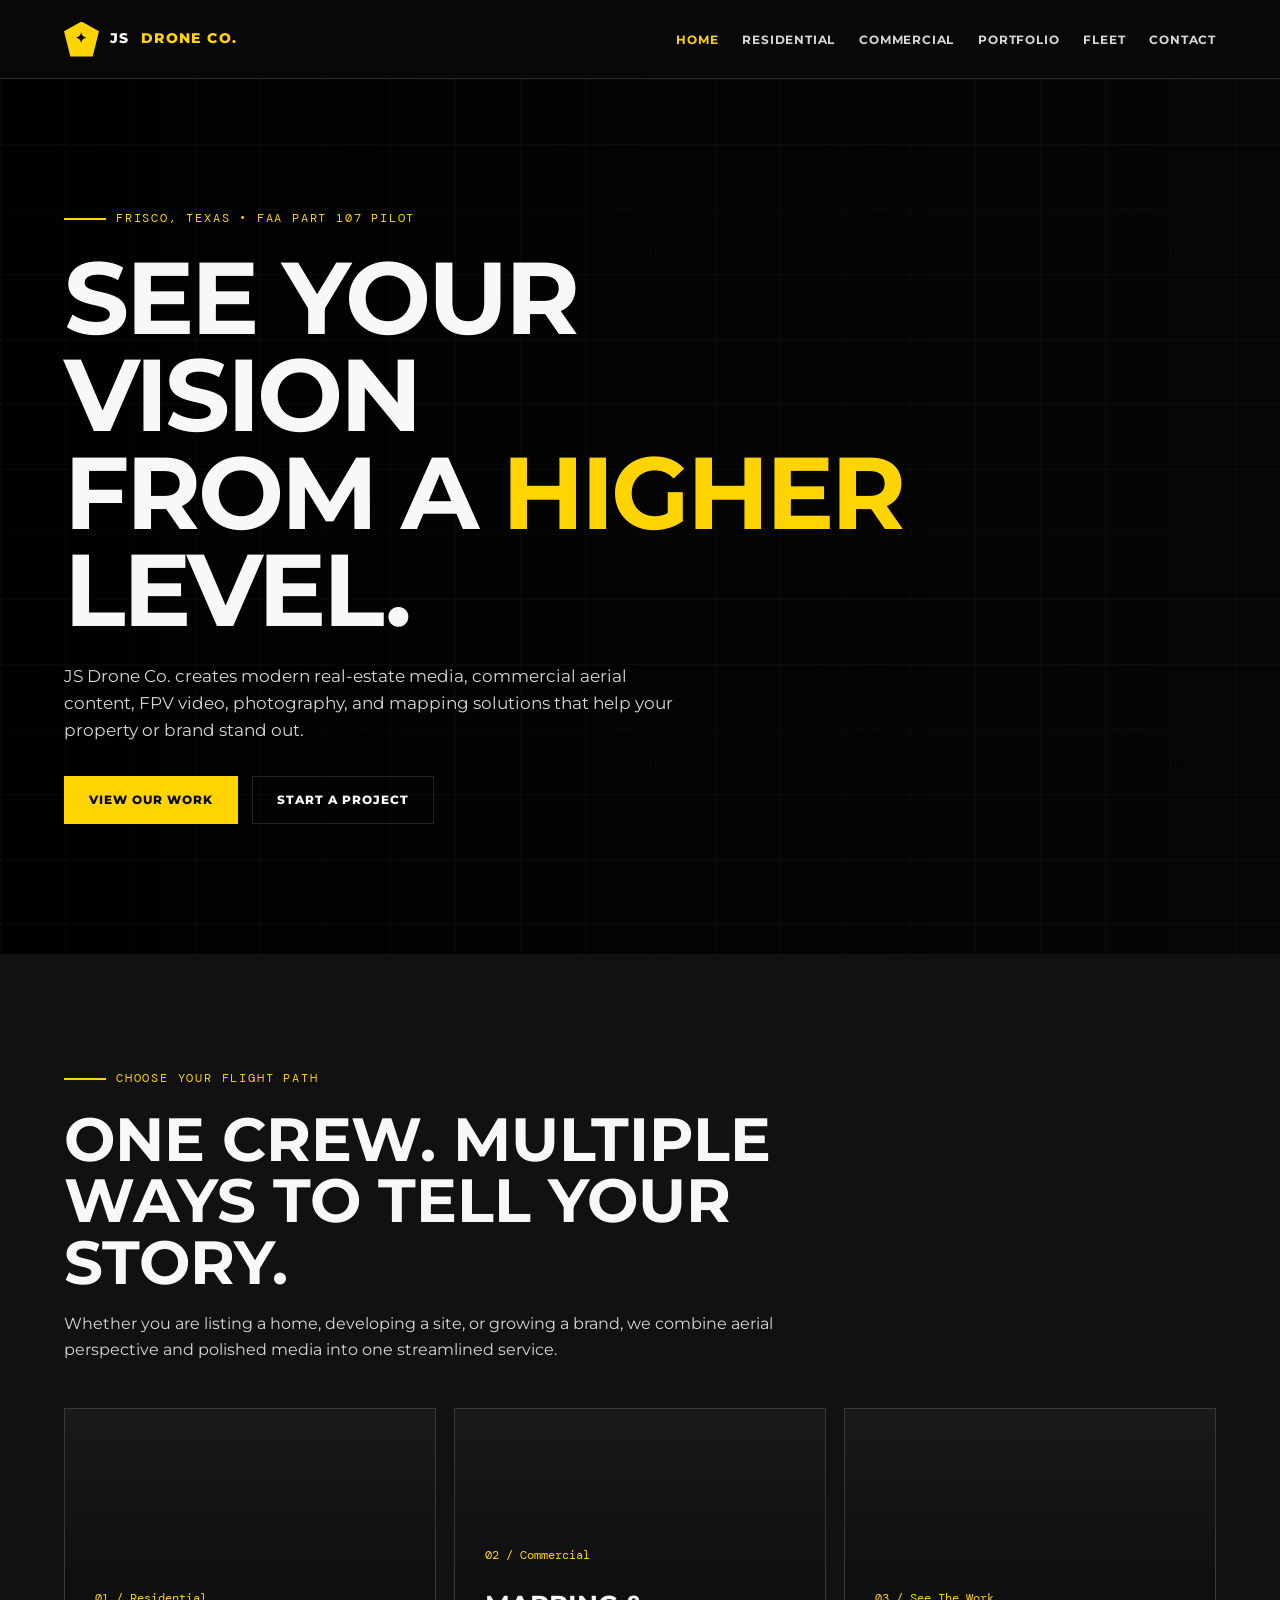
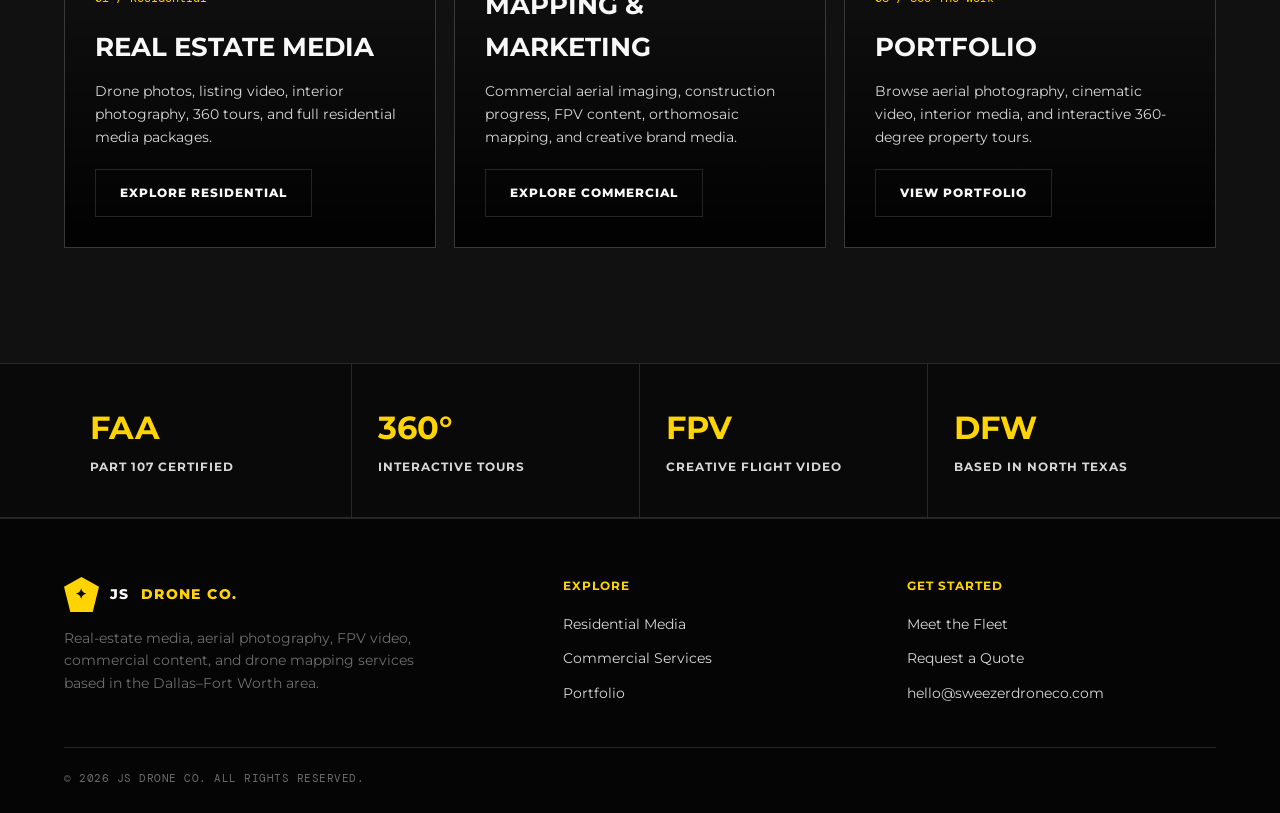
<file: index.html>
<!DOCTYPE html>
<html lang="en">
<head>
  <meta charset="UTF-8">
  <meta name="viewport" content="width=device-width, initial-scale=1.0">
  <title>JS Drone Co. | Aerial Media & Mapping</title>
  <link rel="stylesheet" href="style.css">
</head>

<body>
  <nav class="navbar">
    <div class="container nav-inner">
      <a href="index.html" class="logo">
        <div class="logo-icon">✦</div>
        JS <span>Drone Co.</span>
      </a>

      <button class="menu-toggle" onclick="toggleMenu()">☰</button>

      <ul class="nav-links" id="navLinks">
        <li><a class="active" href="index.html">Home</a></li>
        <li><a href="residential.html">Residential</a></li>
        <li><a href="commercial.html">Commercial</a></li>
        <li><a href="portfolio.html">Portfolio</a></li>
        <li><a href="fleet.html">Fleet</a></li>
        <li><a href="contact.html">Contact</a></li>
      </ul>
    </div>
  </nav>

  <header class="hero">
    <div class="hero-content">
      <div class="eyebrow">Frisco, Texas • FAA Part 107 Pilot</div>

      <h1>See Your Vision<br>From a <span>Higher</span> Level.</h1>

      <p>
        JS Drone Co. creates modern real-estate media, commercial aerial
        content, FPV video, photography, and mapping solutions that help your
        property or brand stand out.
      </p>

      <div class="hero-actions">
        <a href="portfolio.html" class="btn">View Our Work</a>
        <a href="contact.html" class="btn btn-outline">Start a Project</a>
      </div>
    </div>
  </header>

  <section class="welcome-section">
    <div class="container">
      <div class="section-heading">
        <div class="eyebrow">Choose Your Flight Path</div>
        <h2>One crew. Multiple ways to tell your story.</h2>
        <p>
          Whether you are listing a home, developing a site, or growing a brand,
          we combine aerial perspective and polished media into one streamlined service.
        </p>
      </div>

      <div class="choice-grid">
        <a href="residential.html" class="choice-card">
          <div class="choice-content">
            <span class="choice-number">01 / Residential</span>
            <h3>Real Estate Media</h3>
            <p>
              Drone photos, listing video, interior photography, 360 tours,
              and full residential media packages.
            </p>
            <span class="btn btn-outline">Explore Residential</span>
          </div>
        </a>

        <a href="commercial.html" class="choice-card">
          <div class="choice-content">
            <span class="choice-number">02 / Commercial</span>
            <h3>Mapping & Marketing</h3>
            <p>
              Commercial aerial imaging, construction progress, FPV content,
              orthomosaic mapping, and creative brand media.
            </p>
            <span class="btn btn-outline">Explore Commercial</span>
          </div>
        </a>

        <a href="portfolio.html" class="choice-card">
          <div class="choice-content">
            <span class="choice-number">03 / See The Work</span>
            <h3>Portfolio</h3>
            <p>
              Browse aerial photography, cinematic video, interior media,
              and interactive 360-degree property tours.
            </p>
            <span class="btn btn-outline">View Portfolio</span>
          </div>
        </a>
      </div>
    </div>
  </section>

  <section class="stats">
    <div class="container stats-grid">
      <div class="stat">
        <strong>FAA</strong>
        <span>Part 107 Certified</span>
      </div>

      <div class="stat">
        <strong>360°</strong>
        <span>Interactive Tours</span>
      </div>

      <div class="stat">
        <strong>FPV</strong>
        <span>Creative Flight Video</span>
      </div>

      <div class="stat">
        <strong>DFW</strong>
        <span>Based in North Texas</span>
      </div>
    </div>
  </section>

  <footer class="footer">
    <div class="container footer-grid">
      <div>
        <a href="index.html" class="logo">
          <div class="logo-icon">✦</div>
          JS <span>Drone Co.</span>
        </a>
        <p>
          Real-estate media, aerial photography, FPV video, commercial content,
          and drone mapping services based in the Dallas–Fort Worth area.
        </p>
      </div>

      <div>
        <h4>Explore</h4>
        <ul class="footer-links">
          <li><a href="residential.html">Residential Media</a></li>
          <li><a href="commercial.html">Commercial Services</a></li>
          <li><a href="portfolio.html">Portfolio</a></li>
        </ul>
      </div>

      <div>
        <h4>Get Started</h4>
        <ul class="footer-links">
          <li><a href="fleet.html">Meet the Fleet</a></li>
          <li><a href="contact.html">Request a Quote</a></li>
          <li><a href="mailto:hello@sweezerdroneco.com">hello@sweezerdroneco.com</a></li>
        </ul>
      </div>
    </div>

    <div class="container copyright">
      © 2026 JS Drone Co. All Rights Reserved.
    </div>
  </footer>

  <script>
    function toggleMenu() {
      document.getElementById("navLinks").classList.toggle("open");
    }
  </script>
</body>
</html>
</file>
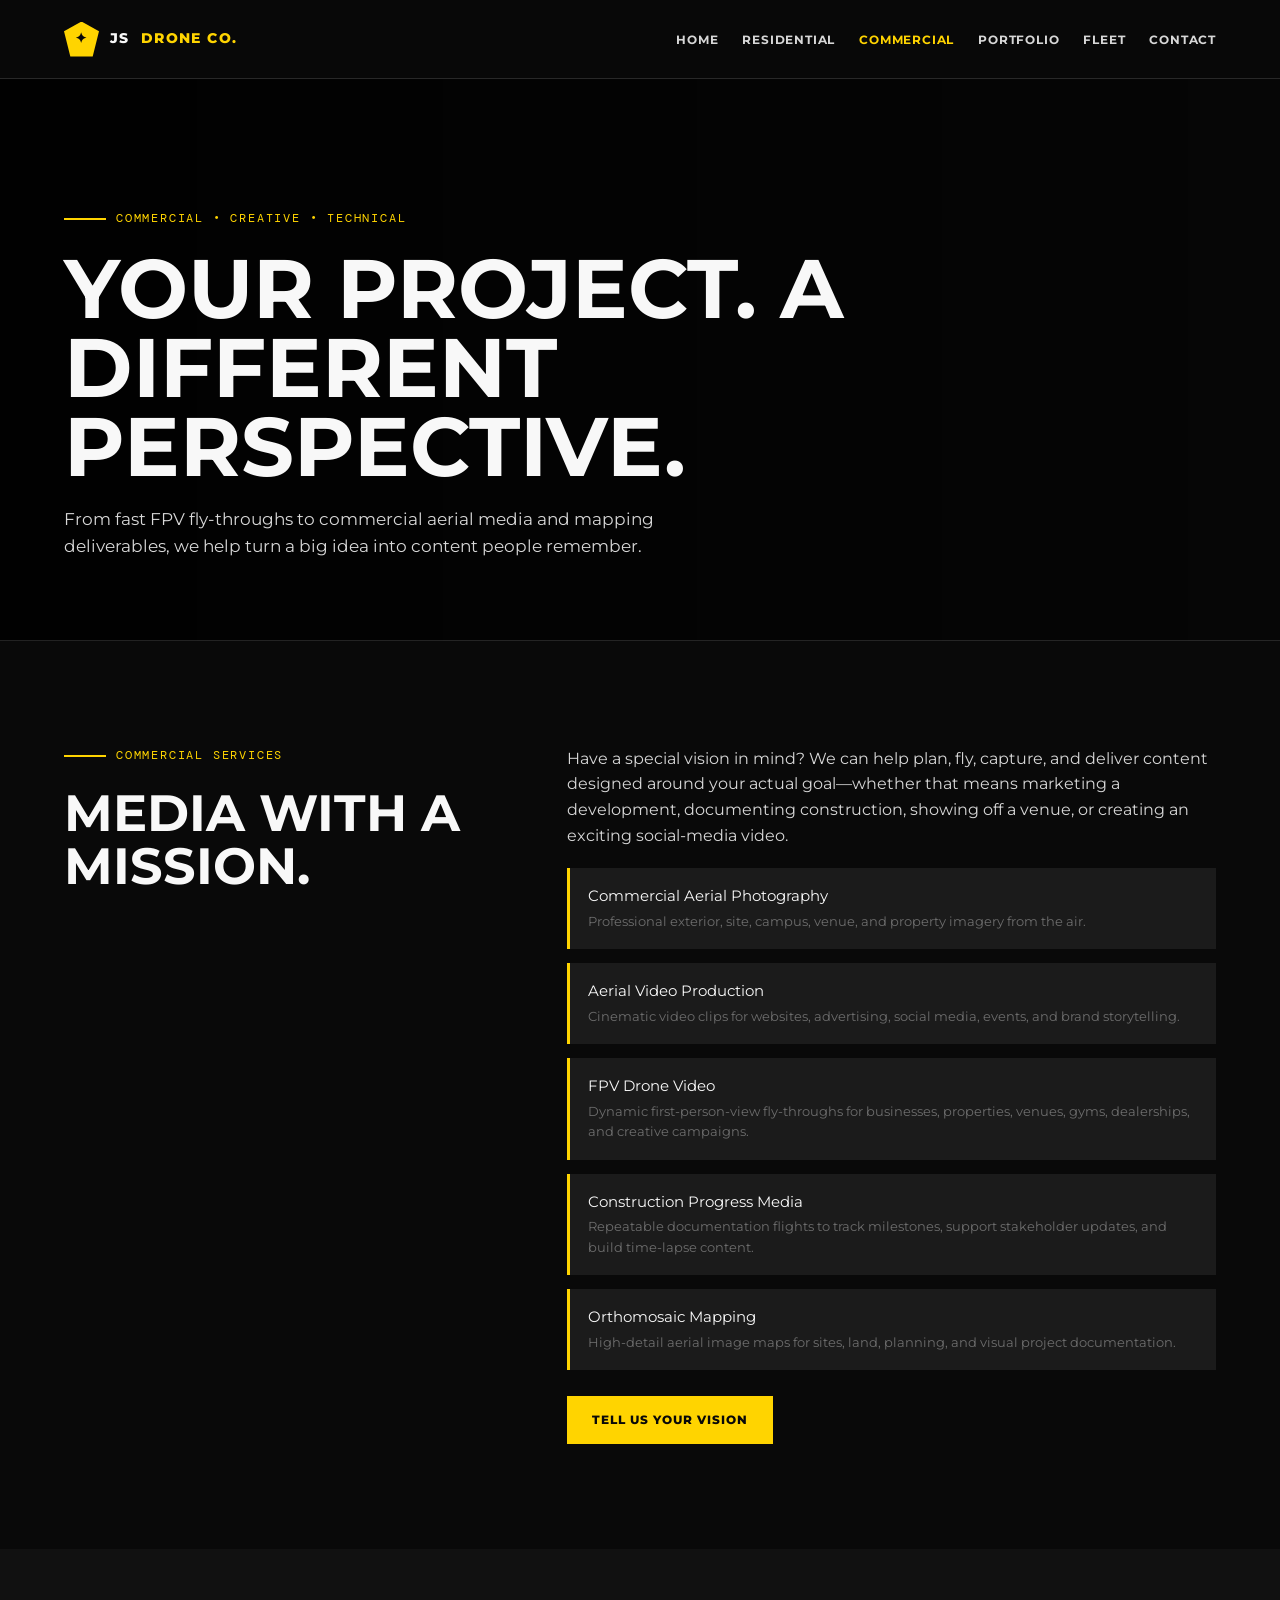
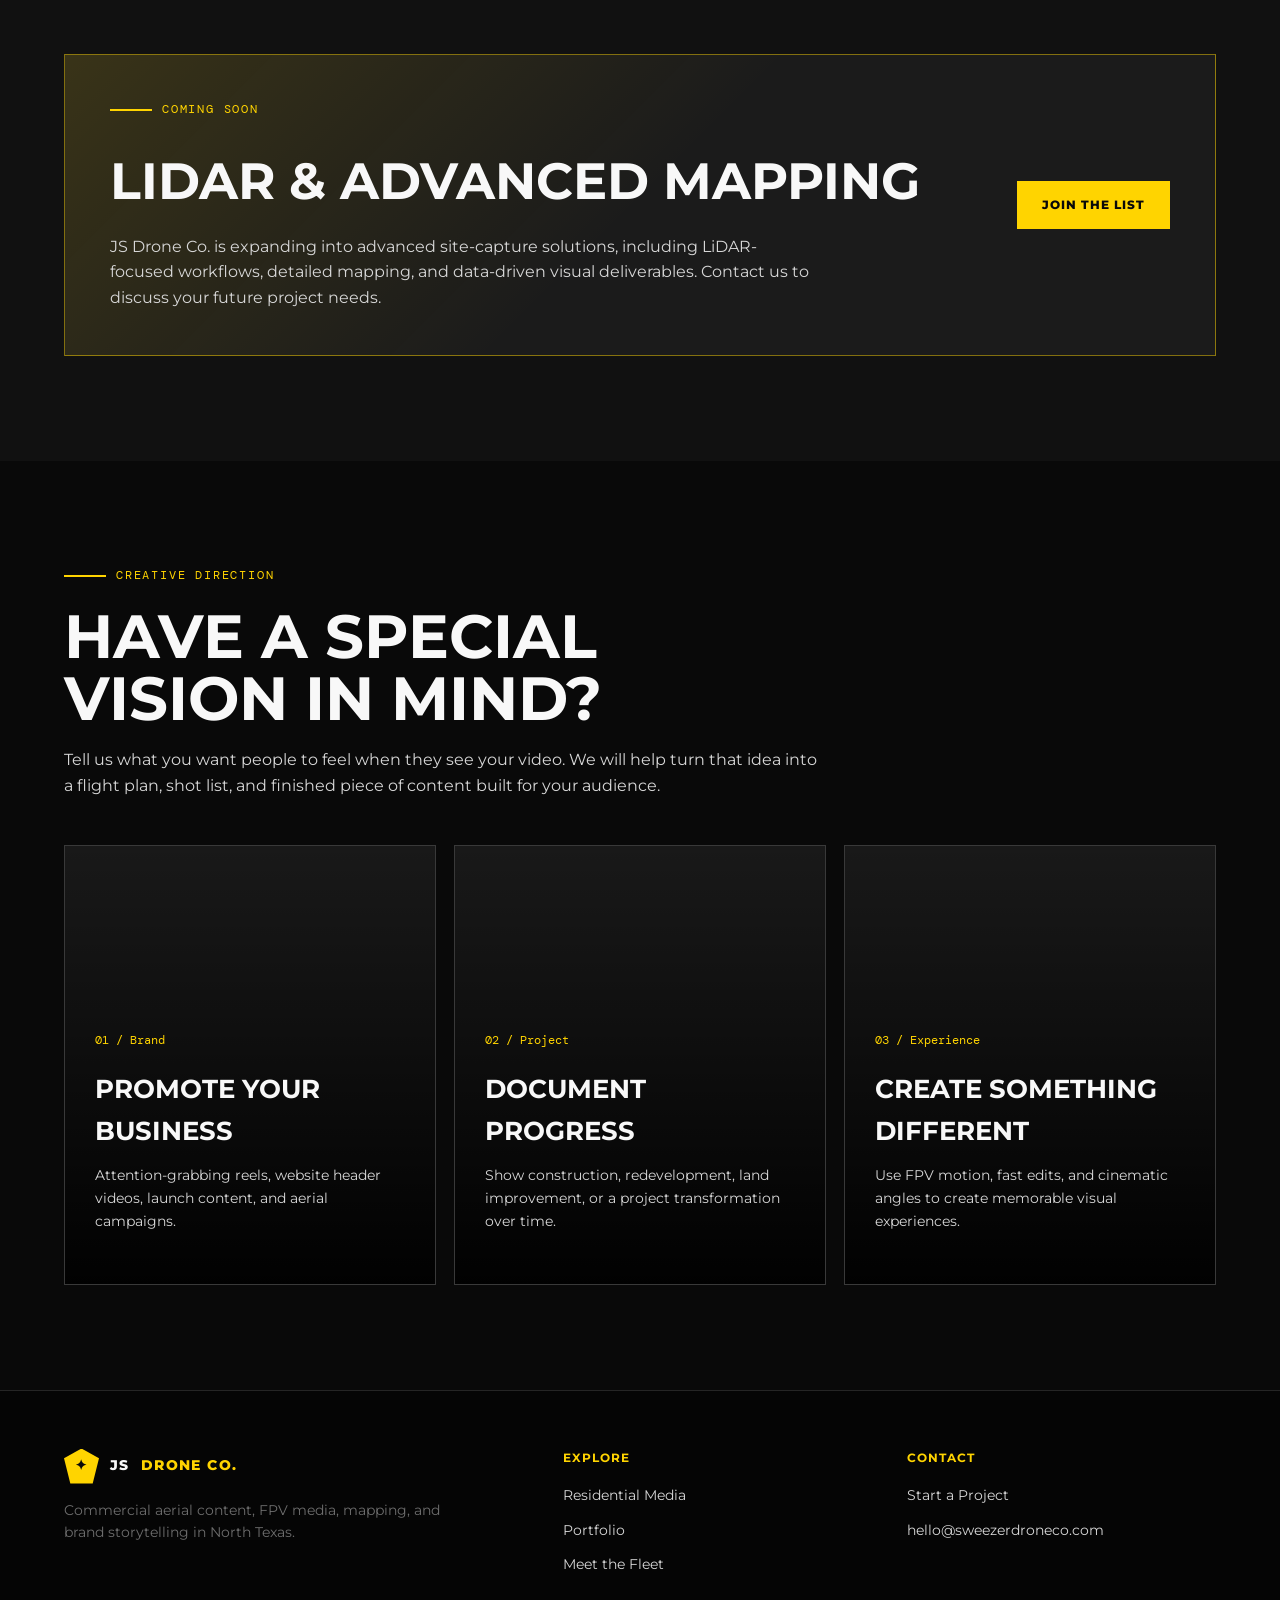
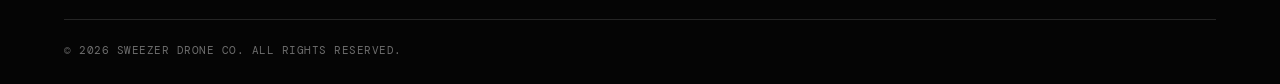
<file: commercial.html>
<!DOCTYPE html>
<html lang="en">
<head>
  <meta charset="UTF-8">
  <meta name="viewport" content="width=device-width, initial-scale=1.0">
  <title>Commercial Services | JS Drone Co.</title>
  <link rel="stylesheet" href="style.css">
</head>

<body>
  <nav class="navbar">
    <div class="container nav-inner">
      <a href="index.html" class="logo">
        <div class="logo-icon">✦</div>
        JS <span>Drone Co.</span>
      </a>

      <button class="menu-toggle" onclick="toggleMenu()">☰</button>

      <ul class="nav-links" id="navLinks">
        <li><a href="index.html">Home</a></li>
        <li><a href="residential.html">Residential</a></li>
        <li><a class="active" href="commercial.html">Commercial</a></li>
        <li><a href="portfolio.html">Portfolio</a></li>
        <li><a href="fleet.html">Fleet</a></li>
        <li><a href="contact.html">Contact</a></li>
      </ul>
    </div>
  </nav>

  <header class="page-hero commercial-hero">
    <div class="container">
      <div class="eyebrow">Commercial • Creative • Technical</div>
      <h1>Your project. A different perspective.</h1>
      <p>
        From fast FPV fly-throughs to commercial aerial media and mapping
        deliverables, we help turn a big idea into content people remember.
      </p>
    </div>
  </header>

  <section class="content-section">
    <div class="container service-grid">
      <div>
        <div class="eyebrow">Commercial Services</div>
        <h2>Media with a mission.</h2>
      </div>

      <div>
        <p>
          Have a special vision in mind? We can help plan, fly, capture, and
          deliver content designed around your actual goal—whether that means
          marketing a development, documenting construction, showing off a venue,
          or creating an exciting social-media video.
        </p>

        <ul class="service-list">
          <li>
            Commercial Aerial Photography
            <span>Professional exterior, site, campus, venue, and property imagery from the air.</span>
          </li>

          <li>
            Aerial Video Production
            <span>Cinematic video clips for websites, advertising, social media, events, and brand storytelling.</span>
          </li>

          <li>
            FPV Drone Video
            <span>Dynamic first-person-view fly-throughs for businesses, properties, venues, gyms, dealerships, and creative campaigns.</span>
          </li>

          <li>
            Construction Progress Media
            <span>Repeatable documentation flights to track milestones, support stakeholder updates, and build time-lapse content.</span>
          </li>

          <li>
            Orthomosaic Mapping
            <span>High-detail aerial image maps for sites, land, planning, and visual project documentation.</span>
          </li>
        </ul>

        <br>
        <a href="contact.html" class="btn">Tell Us Your Vision</a>
      </div>
    </div>
  </section>

  <section class="content-section dark-section">
    <div class="container">
      <div class="coming-soon">
        <div>
          <div class="eyebrow">Coming Soon</div>
          <h2>LiDAR & Advanced Mapping</h2>
          <p>
            JS Drone Co. is expanding into advanced site-capture solutions,
            including LiDAR-focused workflows, detailed mapping, and data-driven
            visual deliverables. Contact us to discuss your future project needs.
          </p>
        </div>

        <a href="contact.html" class="btn">Join the List</a>
      </div>
    </div>
  </section>

  <section class="content-section">
    <div class="container">
      <div class="section-heading">
        <div class="eyebrow">Creative Direction</div>
        <h2>Have a special vision in mind?</h2>
        <p>
          Tell us what you want people to feel when they see your video. We will
          help turn that idea into a flight plan, shot list, and finished piece of
          content built for your audience.
        </p>
      </div>

      <div class="choice-grid">
        <div class="choice-card">
          <div class="choice-content">
            <span class="choice-number">01 / Brand</span>
            <h3>Promote Your Business</h3>
            <p>Attention-grabbing reels, website header videos, launch content, and aerial campaigns.</p>
          </div>
        </div>

        <div class="choice-card">
          <div class="choice-content">
            <span class="choice-number">02 / Project</span>
            <h3>Document Progress</h3>
            <p>Show construction, redevelopment, land improvement, or a project transformation over time.</p>
          </div>
        </div>

        <div class="choice-card">
          <div class="choice-content">
            <span class="choice-number">03 / Experience</span>
            <h3>Create Something Different</h3>
            <p>Use FPV motion, fast edits, and cinematic angles to create memorable visual experiences.</p>
          </div>
        </div>
      </div>
    </div>
  </section>

  <footer class="footer">
    <div class="container footer-grid">
      <div>
        <a href="index.html" class="logo">
          <div class="logo-icon">✦</div>
          JS <span>Drone Co.</span>
        </a>
        <p>Commercial aerial content, FPV media, mapping, and brand storytelling in North Texas.</p>
      </div>

      <div>
        <h4>Explore</h4>
        <ul class="footer-links">
          <li><a href="residential.html">Residential Media</a></li>
          <li><a href="portfolio.html">Portfolio</a></li>
          <li><a href="fleet.html">Meet the Fleet</a></li>
        </ul>
      </div>

      <div>
        <h4>Contact</h4>
        <ul class="footer-links">
          <li><a href="contact.html">Start a Project</a></li>
          <li><a href="mailto:hello@sweezerdroneco.com">hello@sweezerdroneco.com</a></li>
        </ul>
      </div>
    </div>

    <div class="container copyright">© 2026 Sweezer Drone Co. All Rights Reserved.</div>
  </footer>

  <script>
    function toggleMenu() {
      document.getElementById("navLinks").classList.toggle("open");
    }
  </script>
</body>
</html>
</file>
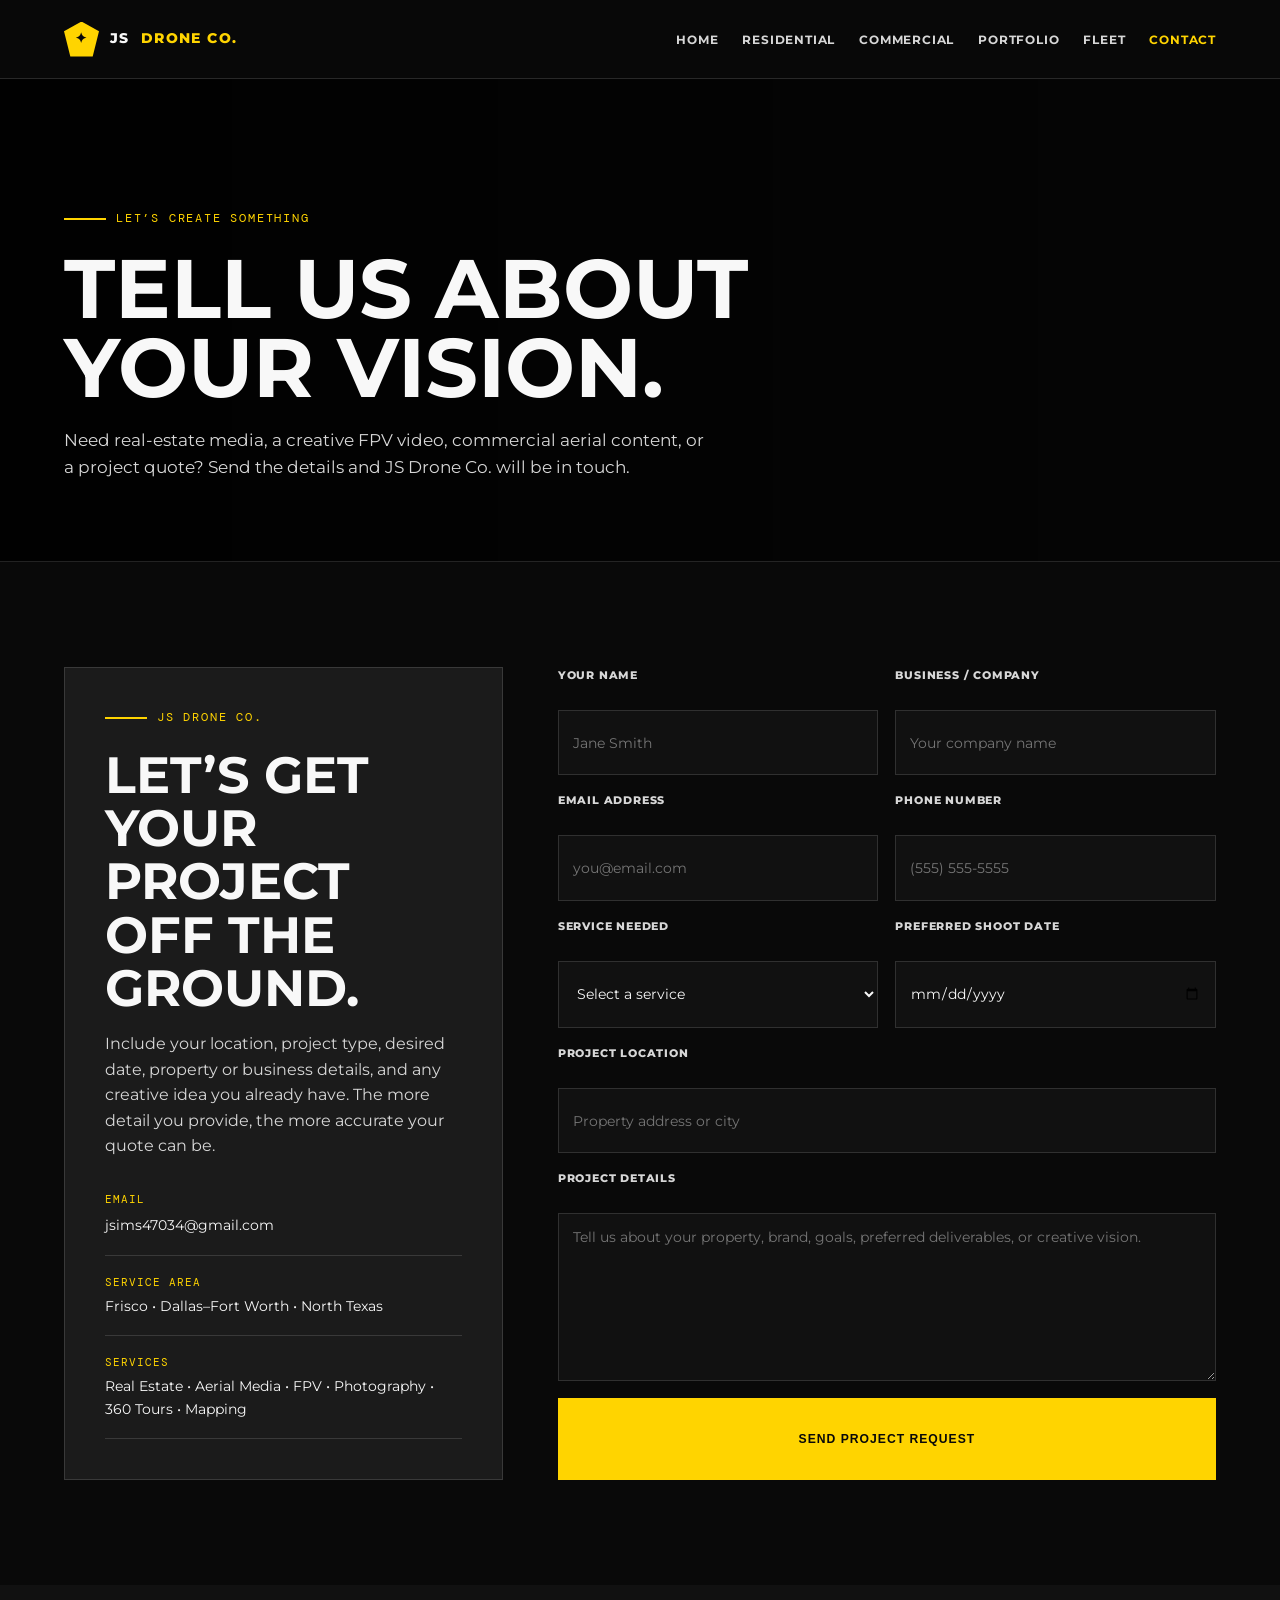
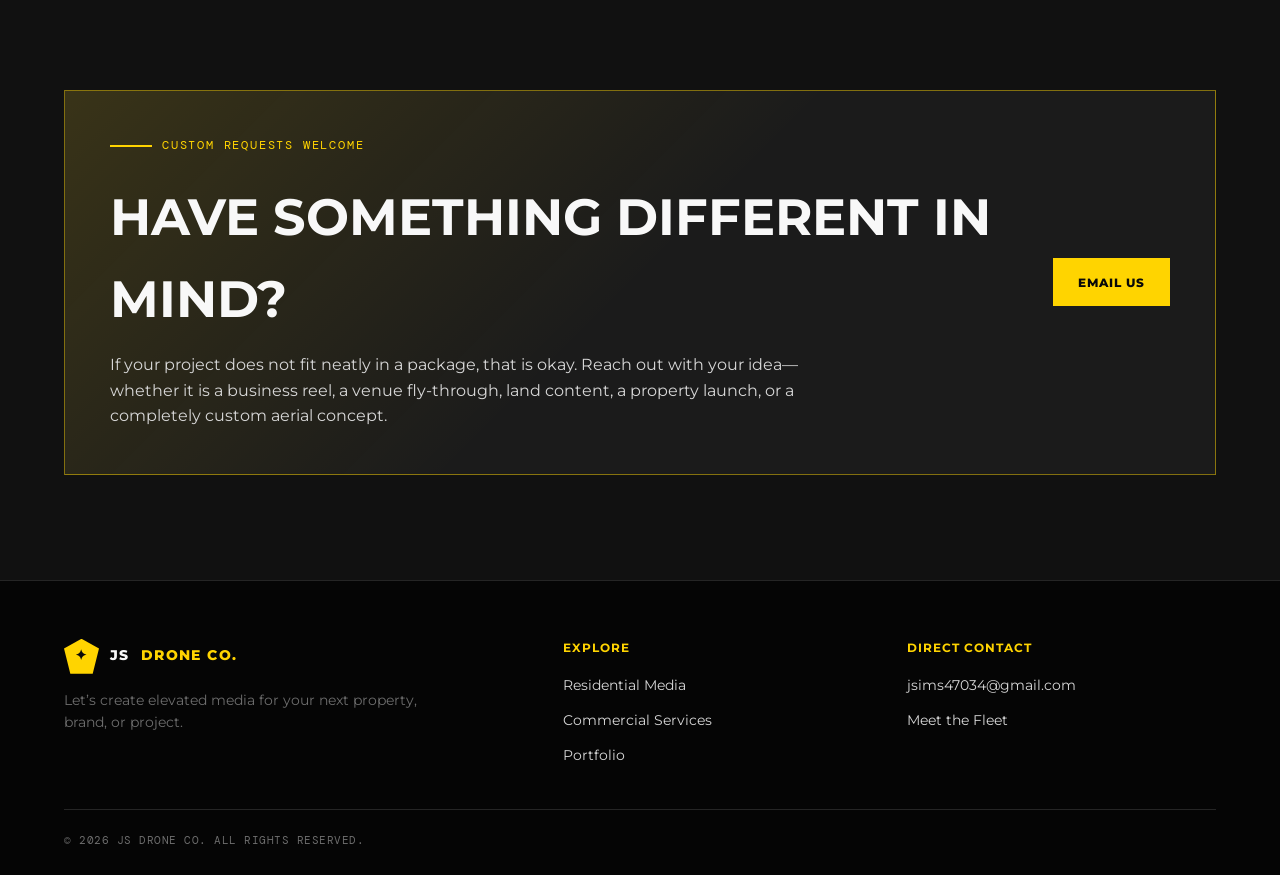
<file: contact.html>
<!DOCTYPE html>
<html lang="en">
<head>
  <meta charset="UTF-8">
  <meta name="viewport" content="width=device-width, initial-scale=1.0">
  <title>Contact | JS Drone Co.</title>
  <link rel="stylesheet" href="style.css">
</head>

<body>
  <nav class="navbar">
    <div class="container nav-inner">
      <a href="index.html" class="logo">
        <div class="logo-icon">✦</div>
        JS <span>Drone Co.</span>
      </a>

      <button class="menu-toggle" onclick="toggleMenu()">☰</button>

      <ul class="nav-links" id="navLinks">
        <li><a href="index.html">Home</a></li>
        <li><a href="residential.html">Residential</a></li>
        <li><a href="commercial.html">Commercial</a></li>
        <li><a href="portfolio.html">Portfolio</a></li>
        <li><a href="fleet.html">Fleet</a></li>
        <li><a class="active" href="contact.html">Contact</a></li>
      </ul>
    </div>
  </nav>

  <header class="page-hero">
    <div class="container">
      <div class="eyebrow">Let’s Create Something</div>
      <h1>Tell us about your vision.</h1>
      <p>
        Need real-estate media, a creative FPV video, commercial aerial content,
        or a project quote? Send the details and JS Drone Co. will be in touch.
      </p>
    </div>
  </header>

  <section class="content-section">
    <div class="container contact-layout">
      <aside class="contact-panel">
        <div class="eyebrow">JS Drone Co.</div>
        <h2>Let’s get your project off the ground.</h2>

        <p>
          Include your location, project type, desired date, property or business
          details, and any creative idea you already have. The more detail you
          provide, the more accurate your quote can be.
        </p>

        <div class="contact-details">
          <div class="contact-detail">
            <span>Email</span>
            <a href="mailto:jsims47034@gmail.com">jsims47034@gmail.com</a>
          </div>

          <div class="contact-detail">
            <span>Service Area</span>
            <p>Frisco • Dallas–Fort Worth • North Texas</p>
          </div>

          <div class="contact-detail">
            <span>Services</span>
            <p>Real Estate • Aerial Media • FPV • Photography • 360 Tours • Mapping</p>
          </div>
        </div>
      </aside>

      <form
  class="contact-form"
  action="https://formspree.io/f/xnpqnlde"
  method="POST"
>
        <div class="form-row">
          <div class="form-group">
            <label for="name">Your Name</label>
            <input type="text" id="name" name="name" placeholder="Jane Smith" required>
          </div>

          <div class="form-group">
            <label for="business">Business / Company</label>
            <input type="text" id="business" name="business" placeholder="Your company name">
          </div>
        </div>

        <div class="form-row">
          <div class="form-group">
            <label for="email">Email Address</label>
            <input type="email" id="email" name="email" placeholder="you@email.com" required>
          </div>

          <div class="form-group">
            <label for="phone">Phone Number</label>
            <input type="tel" id="phone" name="phone" placeholder="(555) 555-5555">
          </div>
        </div>

        <div class="form-row">
          <div class="form-group">
            <label for="service">Service Needed</label>
            <select id="service" name="service">
              <option value="">Select a service</option>
              <option>Residential Real Estate Media</option>
              <option>Aerial Photography</option>
              <option>Aerial Video</option>
              <option>FPV Creative Video</option>
              <option>360° Virtual Tour</option>
              <option>Commercial Media</option>
              <option>Orthomosaic Mapping</option>
              <option>Other / Custom Project</option>
            </select>
          </div>

          <div class="form-group">
            <label for="date">Preferred Shoot Date</label>
            <input type="date" id="date" name="date">
          </div>
        </div>

        <div class="form-group">
          <label for="location">Project Location</label>
          <input type="text" id="location" name="location" placeholder="Property address or city">
        </div>

        <div class="form-group">
          <label for="message">Project Details</label>
          <textarea id="message" name="message" placeholder="Tell us about your property, brand, goals, preferred deliverables, or creative vision." required></textarea>
        </div>

        <button type="submit" class="btn">Send Project Request</button>
      </form>
    </div>
  </section>

  <section class="content-section dark-section">
    <div class="container">
      <div class="coming-soon">
        <div>
          <div class="eyebrow">Custom Requests Welcome</div>
          <h2>Have something different in mind?</h2>
          <p>
            If your project does not fit neatly in a package, that is okay.
            Reach out with your idea—whether it is a business reel, a venue
            fly-through, land content, a property launch, or a completely
            custom aerial concept.
          </p>
        </div>

        <a href="mailto:jsims47034@gmail.com?subject=Drone%20Services%20Inquiry" class="btn">
  Email Us
</a>
      </div>
    </div>
  </section>

  <footer class="footer">
    <div class="container footer-grid">
      <div>
        <a href="index.html" class="logo">
          <div class="logo-icon">✦</div>
          JS <span>Drone Co.</span>
        </a>
        <p>Let’s create elevated media for your next property, brand, or project.</p>
      </div>

      <div>
        <h4>Explore</h4>
        <ul class="footer-links">
          <li><a href="residential.html">Residential Media</a></li>
          <li><a href="commercial.html">Commercial Services</a></li>
          <li><a href="portfolio.html">Portfolio</a></li>
        </ul>
      </div>

      <div>
        <h4>Direct Contact</h4>
        <ul class="footer-links">
          <li><a href="mailto:jsims47034@gmail.com">jsims47034@gmail.com</a></li>
          <li><a href="fleet.html">Meet the Fleet</a></li>
        </ul>
      </div>
    </div>

    <div class="container copyright">© 2026 JS Drone Co. All Rights Reserved.</div>
  </footer>

<script>
  function toggleMenu() {
    document.getElementById("navLinks").classList.toggle("open");
  }

  document.getElementById("contactForm").addEventListener("submit", function (event) {
    event.preventDefault();

    const name = document.getElementById("name").value;
    const business = document.getElementById("business").value;
    const email = document.getElementById("email").value;
    const phone = document.getElementById("phone").value;
    const service = document.getElementById("service").value;
    const date = document.getElementById("date").value;
    const location = document.getElementById("location").value;
    const message = document.getElementById("message").value;

    const subject = encodeURIComponent("New Drone Project Request from " + name);

    const body = encodeURIComponent(
      "Name: " + name + "\n" +
      "Business: " + business + "\n" +
      "Email: " + email + "\n" +
      "Phone: " + phone + "\n" +
      "Service Needed: " + service + "\n" +
      "Preferred Shoot Date: " + date + "\n" +
      "Project Location: " + location + "\n\n" +
      "Project Details:\n" + message
    );

    window.location.href =
      "mailto:jsims47034@gmail.com?subject=" + subject + "&body=" + body;
  });
</script>
</file>
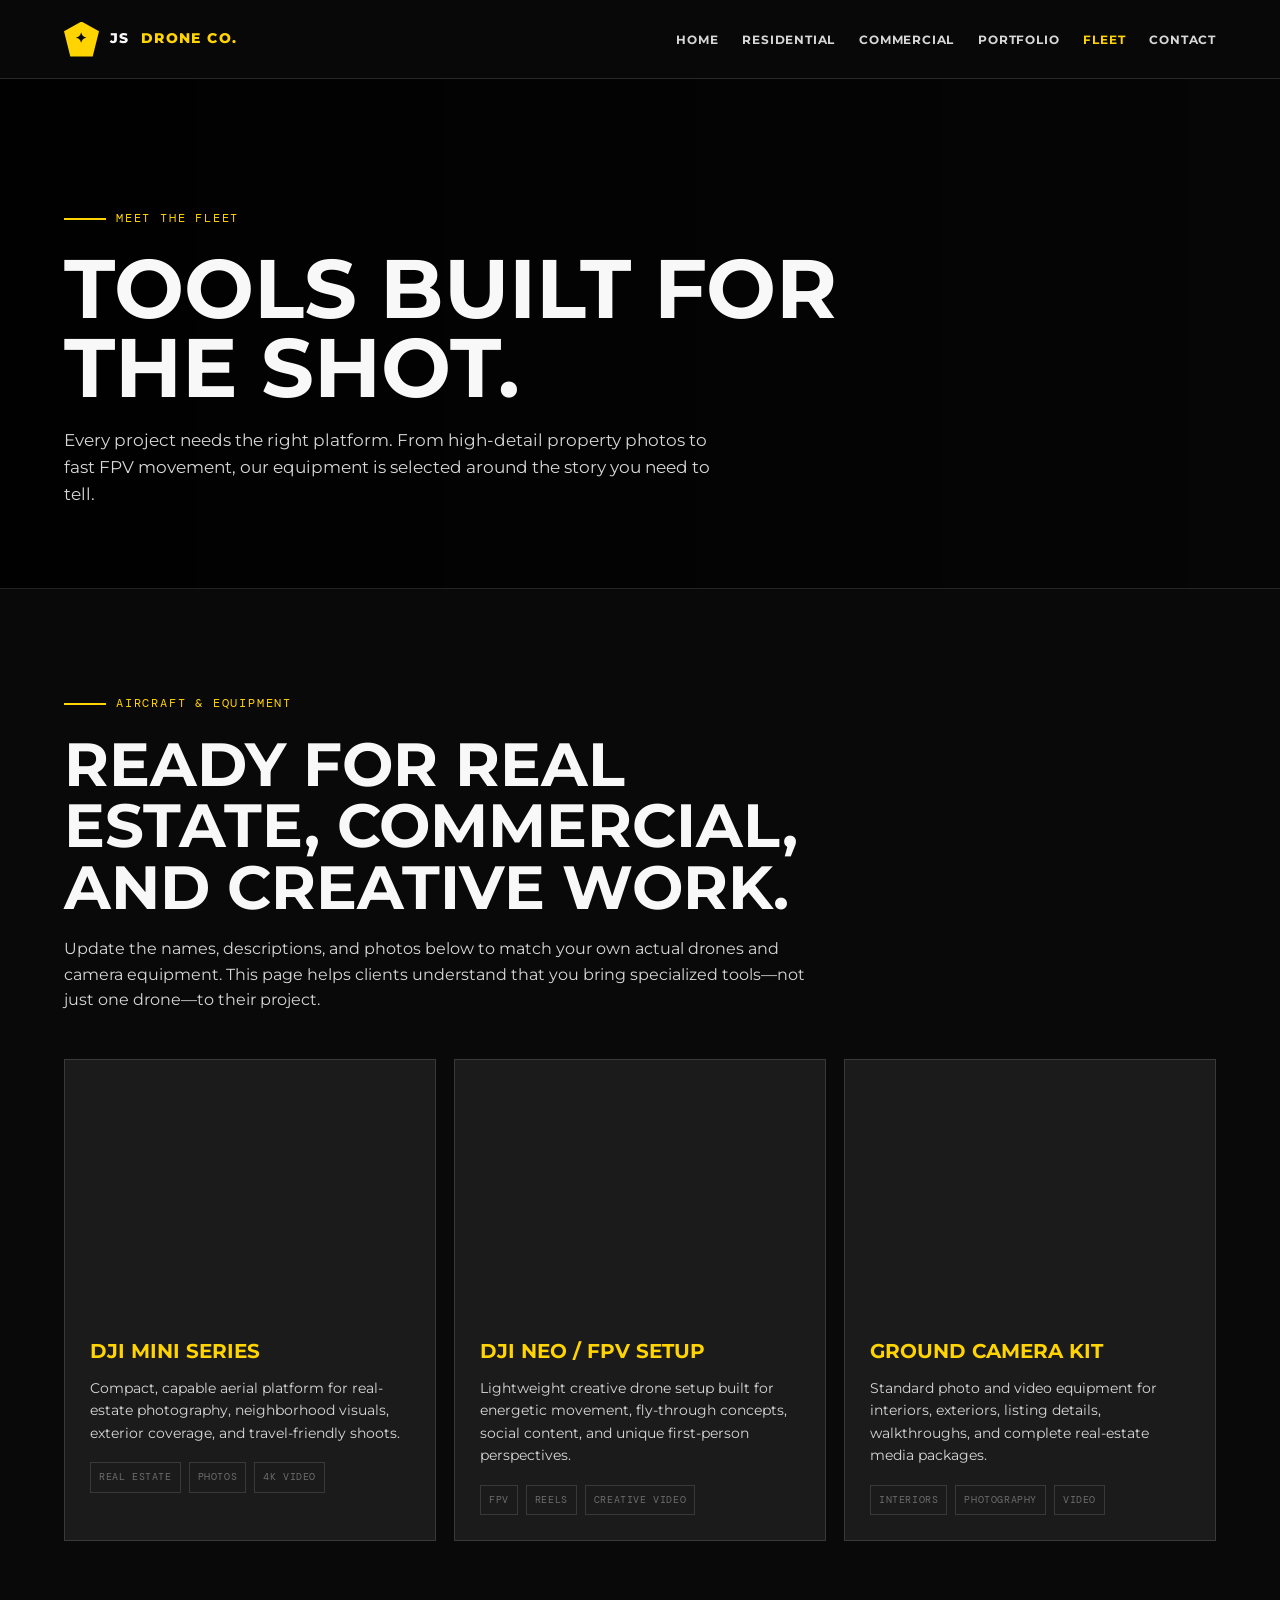
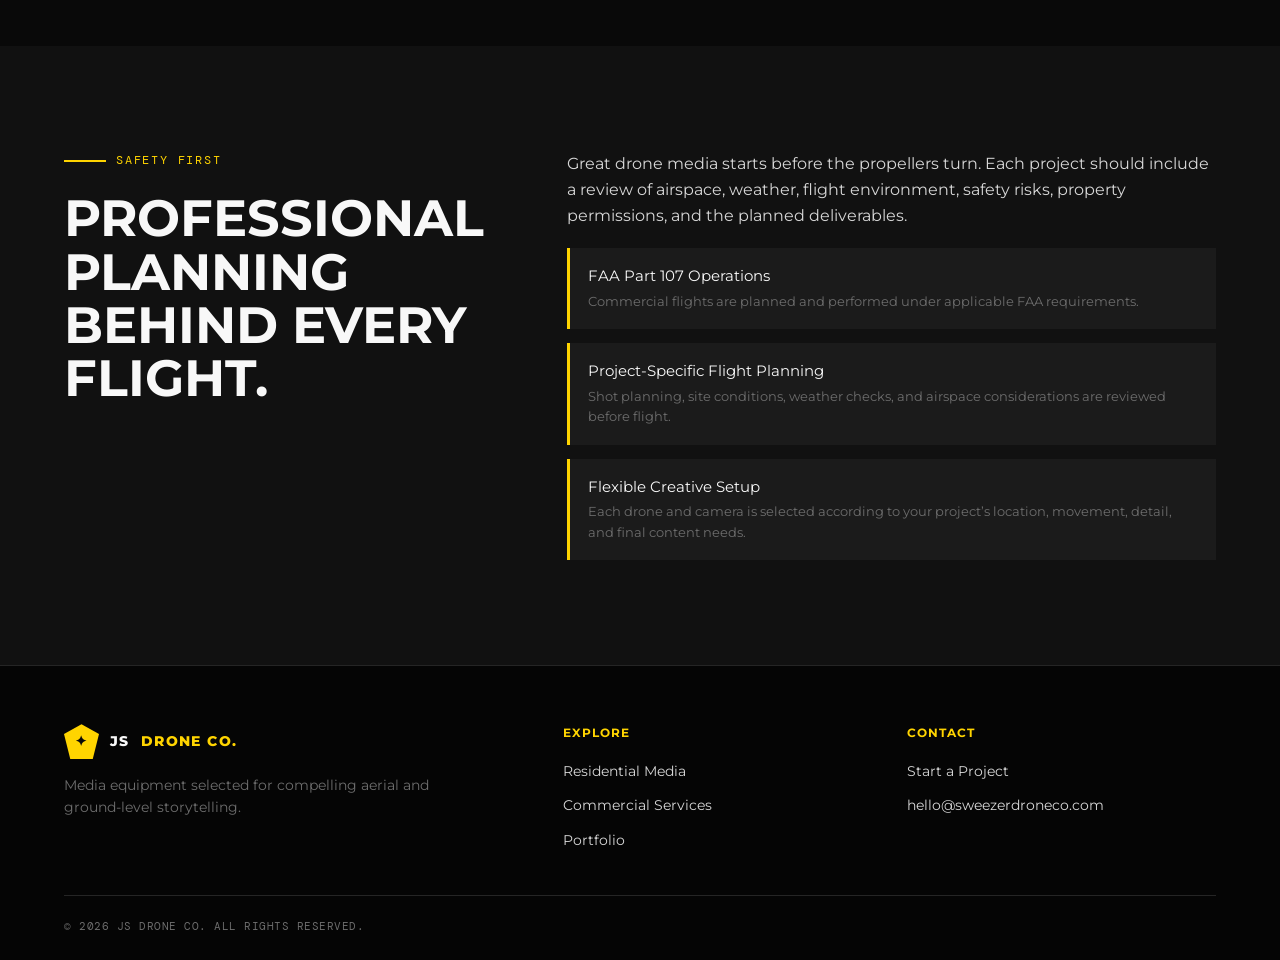
<file: fleet.html>
<!DOCTYPE html>
<html lang="en">
<head>
  <meta charset="UTF-8">
  <meta name="viewport" content="width=device-width, initial-scale=1.0">
  <title>Meet the Fleet | JS Drone Co.</title>
  <link rel="stylesheet" href="style.css">
</head>

<body>
  <nav class="navbar">
    <div class="container nav-inner">
      <a href="index.html" class="logo">
        <div class="logo-icon">✦</div>
        JS <span>Drone Co.</span>
      </a>

      <button class="menu-toggle" onclick="toggleMenu()">☰</button>

      <ul class="nav-links" id="navLinks">
        <li><a href="index.html">Home</a></li>
        <li><a href="residential.html">Residential</a></li>
        <li><a href="commercial.html">Commercial</a></li>
        <li><a href="portfolio.html">Portfolio</a></li>
        <li><a class="active" href="fleet.html">Fleet</a></li>
        <li><a href="contact.html">Contact</a></li>
      </ul>
    </div>
  </nav>

  <header class="page-hero fleet-hero">
    <div class="container">
      <div class="eyebrow">Meet the Fleet</div>
      <h1>Tools built for the shot.</h1>
      <p>
        Every project needs the right platform. From high-detail property photos
        to fast FPV movement, our equipment is selected around the story you need to tell.
      </p>
    </div>
  </header>

  <section class="content-section">
    <div class="container">
      <div class="section-heading">
        <div class="eyebrow">Aircraft & Equipment</div>
        <h2>Ready for real estate, commercial, and creative work.</h2>
        <p>
          Update the names, descriptions, and photos below to match your own
          actual drones and camera equipment. This page helps clients understand
          that you bring specialized tools—not just one drone—to their project.
        </p>
      </div>

      <div class="fleet-grid">
        <article class="fleet-card">
          <div class="fleet-image"></div>

          <div class="fleet-info">
            <h3>DJI Mini Series</h3>
            <p>
              Compact, capable aerial platform for real-estate photography,
              neighborhood visuals, exterior coverage, and travel-friendly shoots.
            </p>

            <div class="fleet-tags">
              <span>Real Estate</span>
              <span>Photos</span>
              <span>4K Video</span>
            </div>
          </div>
        </article>

        <article class="fleet-card">
          <div class="fleet-image"></div>

          <div class="fleet-info">
            <h3>DJI Neo / FPV Setup</h3>
            <p>
              Lightweight creative drone setup built for energetic movement,
              fly-through concepts, social content, and unique first-person perspectives.
            </p>

            <div class="fleet-tags">
              <span>FPV</span>
              <span>Reels</span>
              <span>Creative Video</span>
            </div>
          </div>
        </article>

        <article class="fleet-card">
          <div class="fleet-image"></div>

          <div class="fleet-info">
            <h3>Ground Camera Kit</h3>
            <p>
              Standard photo and video equipment for interiors, exteriors,
              listing details, walkthroughs, and complete real-estate media packages.
            </p>

            <div class="fleet-tags">
              <span>Interiors</span>
              <span>Photography</span>
              <span>Video</span>
            </div>
          </div>
        </article>
      </div>
    </div>
  </section>

  <section class="content-section dark-section">
    <div class="container service-grid">
      <div>
        <div class="eyebrow">Safety First</div>
        <h2>Professional planning behind every flight.</h2>
      </div>

      <div>
        <p>
          Great drone media starts before the propellers turn. Each project should
          include a review of airspace, weather, flight environment, safety risks,
          property permissions, and the planned deliverables.
        </p>

        <ul class="service-list">
          <li>
            FAA Part 107 Operations
            <span>Commercial flights are planned and performed under applicable FAA requirements.</span>
          </li>

          <li>
            Project-Specific Flight Planning
            <span>Shot planning, site conditions, weather checks, and airspace considerations are reviewed before flight.</span>
          </li>

          <li>
            Flexible Creative Setup
            <span>Each drone and camera is selected according to your project’s location, movement, detail, and final content needs.</span>
          </li>
        </ul>
      </div>
    </div>
  </section>

  <footer class="footer">
    <div class="container footer-grid">
      <div>
        <a href="index.html" class="logo">
          <div class="logo-icon">✦</div>
          JS <span>Drone Co.</span>
        </a>
        <p>Media equipment selected for compelling aerial and ground-level storytelling.</p>
      </div>

      <div>
        <h4>Explore</h4>
        <ul class="footer-links">
          <li><a href="residential.html">Residential Media</a></li>
          <li><a href="commercial.html">Commercial Services</a></li>
          <li><a href="portfolio.html">Portfolio</a></li>
        </ul>
      </div>

      <div>
        <h4>Contact</h4>
        <ul class="footer-links">
          <li><a href="contact.html">Start a Project</a></li>
          <li><a href="mailto:hello@sweezerdroneco.com">hello@sweezerdroneco.com</a></li>
        </ul>
      </div>
    </div>

    <div class="container copyright">© 2026 JS Drone Co. All Rights Reserved.</div>
  </footer>

  <script>
    function toggleMenu() {
      document.getElementById("navLinks").classList.toggle("open");
    }
  </script>
</body>
</html>
</file>
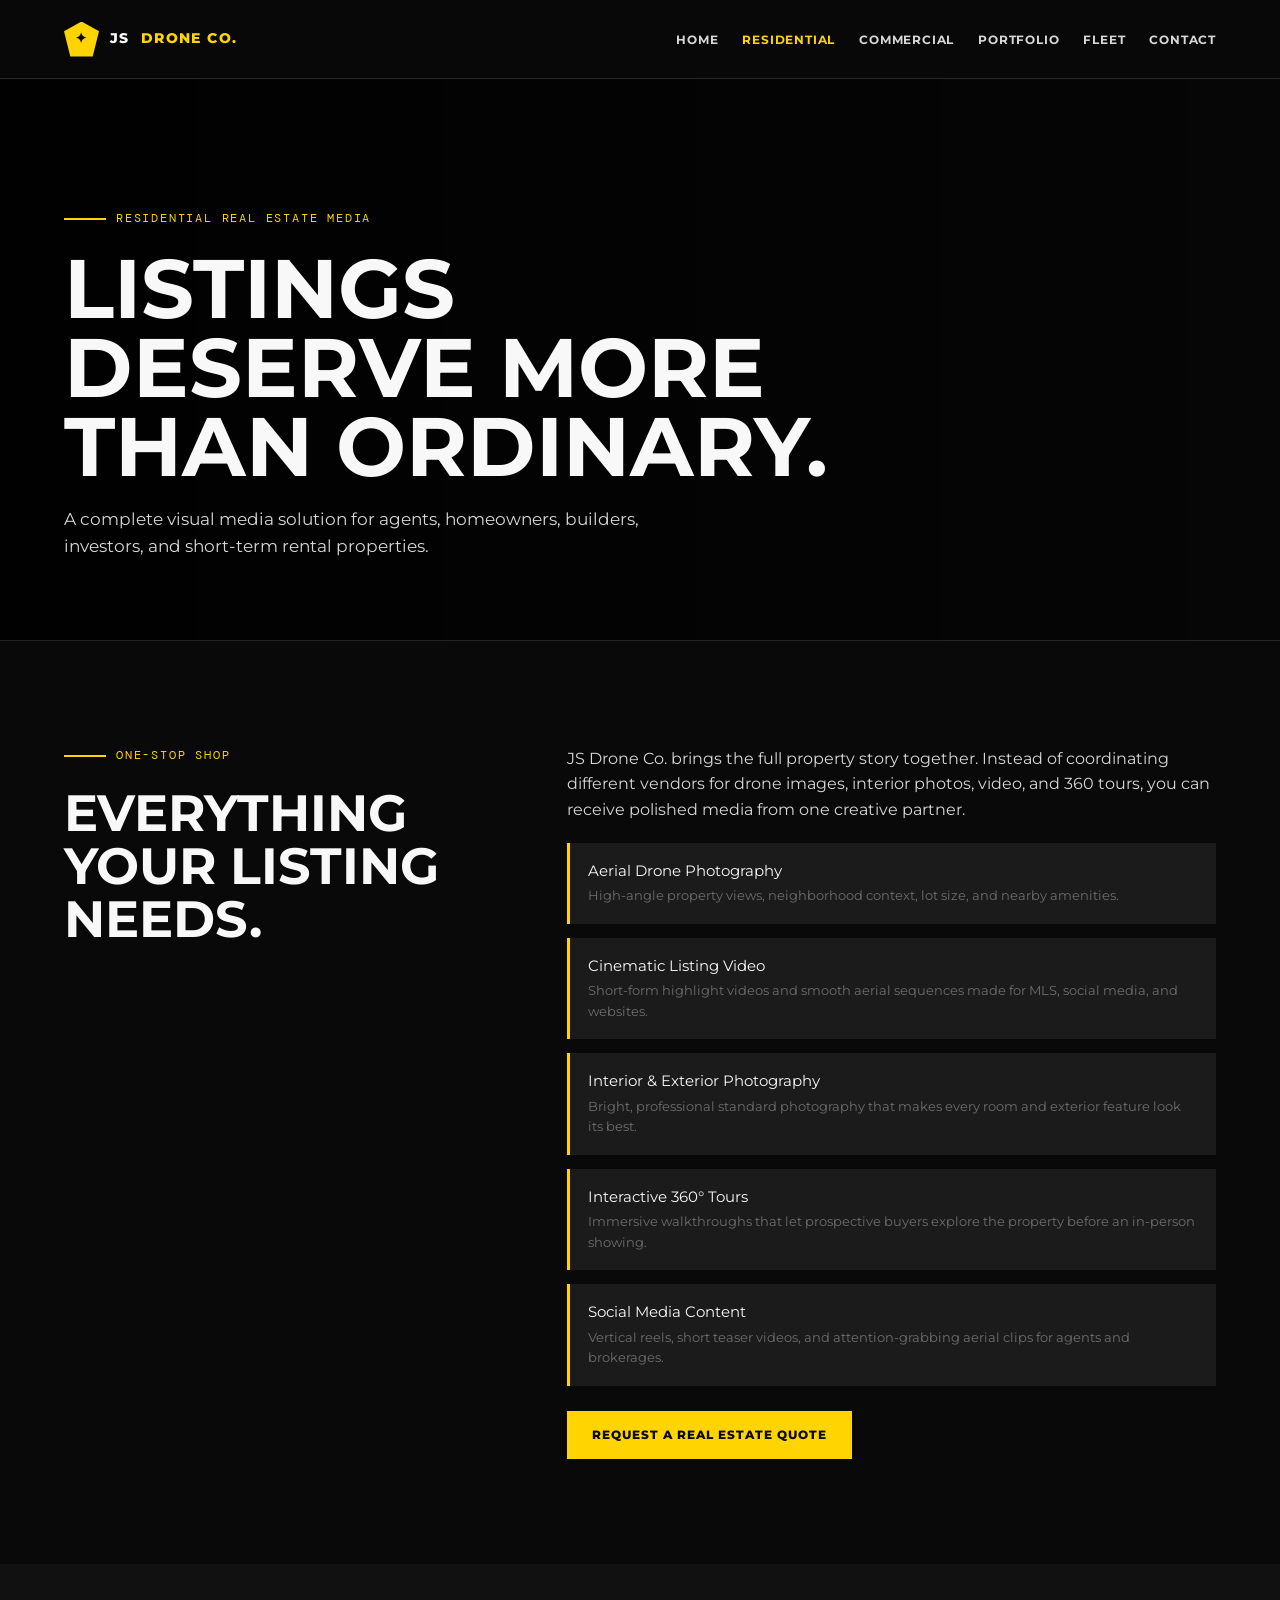
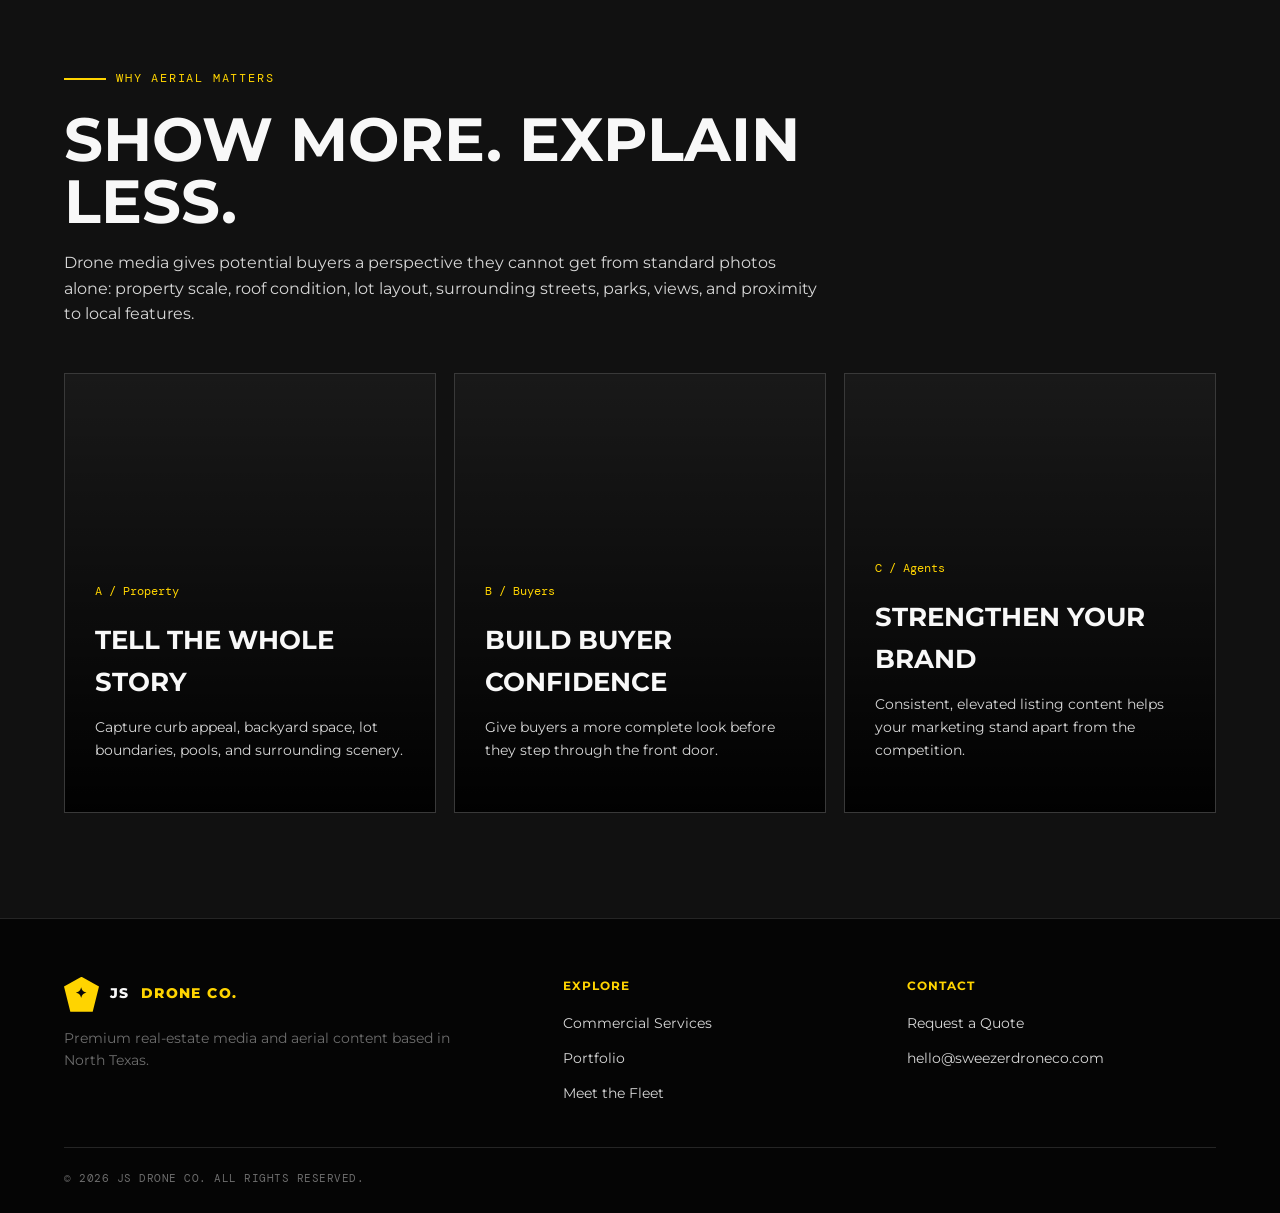
<file: residential.html>
<!DOCTYPE html>
<html lang="en">
<head>
  <meta charset="UTF-8">
  <meta name="viewport" content="width=device-width, initial-scale=1.0">
  <title>Residential Media | JS Drone Co.</title>
  <link rel="stylesheet" href="style.css">
</head>

<body>
  <nav class="navbar">
    <div class="container nav-inner">
      <a href="index.html" class="logo">
        <div class="logo-icon">✦</div>
        JS <span>Drone Co.</span>
      </a>

      <button class="menu-toggle" onclick="toggleMenu()">☰</button>

      <ul class="nav-links" id="navLinks">
        <li><a href="index.html">Home</a></li>
        <li><a class="active" href="residential.html">Residential</a></li>
        <li><a href="commercial.html">Commercial</a></li>
        <li><a href="portfolio.html">Portfolio</a></li>
        <li><a href="fleet.html">Fleet</a></li>
        <li><a href="contact.html">Contact</a></li>
      </ul>
    </div>
  </nav>

  <header class="page-hero residential-hero">
    <div class="container">
      <div class="eyebrow">Residential Real Estate Media</div>
      <h1>Listings deserve more than ordinary.</h1>
      <p>
        A complete visual media solution for agents, homeowners, builders,
        investors, and short-term rental properties.
      </p>
    </div>
  </header>

  <section class="content-section">
    <div class="container service-grid">
      <div>
        <div class="eyebrow">One-Stop Shop</div>
        <h2>Everything your listing needs.</h2>
      </div>

      <div>
        <p>
          JS Drone Co. brings the full property story together. Instead of
          coordinating different vendors for drone images, interior photos,
          video, and 360 tours, you can receive polished media from one creative
          partner.
        </p>

        <ul class="service-list">
          <li>
            Aerial Drone Photography
            <span>High-angle property views, neighborhood context, lot size, and nearby amenities.</span>
          </li>

          <li>
            Cinematic Listing Video
            <span>Short-form highlight videos and smooth aerial sequences made for MLS, social media, and websites.</span>
          </li>

          <li>
            Interior & Exterior Photography
            <span>Bright, professional standard photography that makes every room and exterior feature look its best.</span>
          </li>

          <li>
            Interactive 360° Tours
            <span>Immersive walkthroughs that let prospective buyers explore the property before an in-person showing.</span>
          </li>

          <li>
            Social Media Content
            <span>Vertical reels, short teaser videos, and attention-grabbing aerial clips for agents and brokerages.</span>
          </li>
        </ul>

        <br>
        <a href="contact.html" class="btn">Request a Real Estate Quote</a>
      </div>
    </div>
  </section>

  <section class="content-section dark-section">
    <div class="container">
      <div class="section-heading">
        <div class="eyebrow">Why Aerial Matters</div>
        <h2>Show more. Explain less.</h2>
        <p>
          Drone media gives potential buyers a perspective they cannot get from
          standard photos alone: property scale, roof condition, lot layout,
          surrounding streets, parks, views, and proximity to local features.
        </p>
      </div>

      <div class="choice-grid">
        <div class="choice-card">
          <div class="choice-content">
            <span class="choice-number">A / Property</span>
            <h3>Tell the Whole Story</h3>
            <p>Capture curb appeal, backyard space, lot boundaries, pools, and surrounding scenery.</p>
          </div>
        </div>

        <div class="choice-card">
          <div class="choice-content">
            <span class="choice-number">B / Buyers</span>
            <h3>Build Buyer Confidence</h3>
            <p>Give buyers a more complete look before they step through the front door.</p>
          </div>
        </div>

        <div class="choice-card">
          <div class="choice-content">
            <span class="choice-number">C / Agents</span>
            <h3>Strengthen Your Brand</h3>
            <p>Consistent, elevated listing content helps your marketing stand apart from the competition.</p>
          </div>
        </div>
      </div>
    </div>
  </section>

  <footer class="footer">
    <div class="container footer-grid">
      <div>
        <a href="index.html" class="logo">
          <div class="logo-icon">✦</div>
          JS <span>Drone Co.</span>
        </a>
        <p>Premium real-estate media and aerial content based in North Texas.</p>
      </div>

      <div>
        <h4>Explore</h4>
        <ul class="footer-links">
          <li><a href="commercial.html">Commercial Services</a></li>
          <li><a href="portfolio.html">Portfolio</a></li>
          <li><a href="fleet.html">Meet the Fleet</a></li>
        </ul>
      </div>

      <div>
        <h4>Contact</h4>
        <ul class="footer-links">
          <li><a href="contact.html">Request a Quote</a></li>
          <li><a href="mailto:hello@sweezerdroneco.com">hello@sweezerdroneco.com</a></li>
        </ul>
      </div>
    </div>

    <div class="container copyright">© 2026 JS Drone Co. All Rights Reserved.</div>
  </footer>

  <script>
    function toggleMenu() {
      document.getElementById("navLinks").classList.toggle("open");
    }
  </script>
</body>
</html>
</file>
<file: style.css>
@import url("https://fonts.googleapis.com/css2?family=DM+Mono:wght@400;500&family=Montserrat:wght@400;500;600;700;800;900&display=swap");

:root {
  --black: #090909;
  --dark: #111111;
  --charcoal: #1b1b1b;
  --gray: #6d6d6d;
  --light-gray: #d7d7d7;
  --white: #f8f8f8;
  --yellow: #ffd400;
  --yellow-dark: #e4bb00;
  --border: rgba(255, 255, 255, 0.13);
}

* {
  margin: 0;
  padding: 0;
  box-sizing: border-box;
}

html {
  scroll-behavior: smooth;
}

body {
  background: var(--black);
  color: var(--white);
  font-family: "Montserrat", Arial, sans-serif;
  line-height: 1.6;
}

a {
  color: inherit;
  text-decoration: none;
}

img {
  display: block;
  width: 100%;
}

.container {
  width: min(1160px, 90%);
  margin: 0 auto;
}

/* NAVIGATION */

.navbar {
  position: sticky;
  top: 0;
  z-index: 1000;
  background: rgba(9, 9, 9, 0.94);
  border-bottom: 1px solid var(--border);
  backdrop-filter: blur(12px);
}

.nav-inner {
  min-height: 78px;
  display: flex;
  align-items: center;
  justify-content: space-between;
  gap: 24px;
}

.logo {
  display: flex;
  align-items: center;
  gap: 11px;
  font-size: 0.85rem;
  font-weight: 800;
  letter-spacing: 1.4px;
  text-transform: uppercase;
}

.logo-icon {
  width: 35px;
  height: 35px;
  display: grid;
  place-items: center;
  color: var(--black);
  background: var(--yellow);
  clip-path: polygon(50% 0%, 100% 28%, 82% 100%, 18% 100%, 0% 28%);
}

.logo span {
  color: var(--yellow);
}

.nav-links {
  display: flex;
  align-items: center;
  gap: 24px;
  list-style: none;
}

.nav-links a {
  color: var(--light-gray);
  font-size: 0.76rem;
  font-weight: 700;
  letter-spacing: 0.8px;
  text-transform: uppercase;
  transition: color 0.2s ease;
}

.nav-links a:hover,
.nav-links a.active {
  color: var(--yellow);
}

.menu-toggle {
  display: none;
  color: var(--white);
  background: transparent;
  border: 0;
  font-size: 1.5rem;
  cursor: pointer;
}

/* BUTTONS */

.btn {
  display: inline-flex;
  align-items: center;
  justify-content: center;
  min-height: 48px;
  padding: 0 24px;
  font-size: 0.76rem;
  font-weight: 800;
  letter-spacing: 1px;
  text-transform: uppercase;
  border: 1px solid var(--yellow);
  background: var(--yellow);
  color: var(--black);
  transition: transform 0.2s ease, background 0.2s ease, color 0.2s ease;
}

.btn:hover {
  transform: translateY(-3px);
  background: transparent;
  color: var(--yellow);
}

.btn-outline {
  background: transparent;
  color: var(--white);
  border-color: var(--border);
}

.btn-outline:hover {
  border-color: var(--yellow);
  color: var(--yellow);
}

/* HERO */

.hero {
  position: relative;
  min-height: 780px;
  display: grid;
  place-items: center;
  overflow: hidden;
  background:
    linear-gradient(90deg, rgba(0, 0, 0, 0.9), rgba(0, 0, 0, 0.35)),
    url("https://images.unsplash.com/photo-1506947411487-a56738267384?auto=format&fit=crop&w=1800&q=85")
    center/cover;
}

.hero::after {
  content: "";
  position: absolute;
  inset: 0;
  opacity: 0.28;
  pointer-events: none;
  background-image:
    linear-gradient(rgba(255, 212, 0, 0.12) 1px, transparent 1px),
    linear-gradient(90deg, rgba(255, 212, 0, 0.12) 1px, transparent 1px);
  background-size: 65px 65px;
}

.hero-content {
  position: relative;
  z-index: 1;
  width: min(1160px, 90%);
  padding: 130px 0;
}

.eyebrow {
  display: flex;
  align-items: center;
  gap: 10px;
  margin-bottom: 20px;
  color: var(--yellow);
  font-family: "DM Mono", monospace;
  font-size: 0.78rem;
  letter-spacing: 1.8px;
  text-transform: uppercase;
}

.eyebrow::before {
  content: "";
  display: block;
  width: 42px;
  height: 2px;
  background: var(--yellow);
}

.hero h1 {
  max-width: 850px;
  font-size: clamp(3rem, 8vw, 7rem);
  line-height: 0.95;
  text-transform: uppercase;
  letter-spacing: -3px;
}

.hero h1 span {
  color: var(--yellow);
}

.hero p {
  max-width: 610px;
  margin: 25px 0 32px;
  color: var(--light-gray);
  font-size: 1.05rem;
}

.hero-actions {
  display: flex;
  flex-wrap: wrap;
  gap: 14px;
}

/* WELCOME SECTION */

.welcome-section {
  padding: 115px 0;
  background: var(--dark);
}

.section-heading {
  max-width: 760px;
  margin-bottom: 46px;
}

.section-heading h2 {
  margin-top: 12px;
  font-size: clamp(2rem, 4.8vw, 4rem);
  line-height: 1;
  text-transform: uppercase;
}

.section-heading p {
  margin-top: 18px;
  color: var(--light-gray);
}

.choice-grid {
  display: grid;
  grid-template-columns: repeat(3, 1fr);
  gap: 18px;
}

.choice-card {
  position: relative;
  min-height: 440px;
  display: flex;
  align-items: end;
  padding: 30px;
  overflow: hidden;
  border: 1px solid var(--border);
  background: var(--charcoal);
}

.choice-card::before {
  content: "";
  position: absolute;
  inset: 0;
  background-position: center;
  background-size: cover;
  filter: grayscale(100%);
  opacity: 0.45;
  transition: transform 0.45s ease, filter 0.45s ease, opacity 0.45s ease;
}

.choice-card:hover::before {
  transform: scale(1.08);
  filter: grayscale(0%);
  opacity: 0.58;
}

.choice-card:nth-child(1)::before {
  background-image: url("https://images.unsplash.com/photo-1600585154340-be6161a56a0c?auto=format&fit=crop&w=1000&q=80");
}

.choice-card:nth-child(2)::before {
  background-image: url("https://images.unsplash.com/photo-1486406146926-c627a92ad1ab?auto=format&fit=crop&w=1000&q=80");
}

.choice-card:nth-child(3)::before {
  background-image: url("https://images.unsplash.com/photo-1500534314209-a25ddb2bd429?auto=format&fit=crop&w=1000&q=80");
}

.choice-card::after {
  content: "";
  position: absolute;
  inset: 0;
  background: linear-gradient(0deg, rgba(0, 0, 0, 0.96), rgba(0, 0, 0, 0.08));
}

.choice-content {
  position: relative;
  z-index: 1;
}

.choice-number {
  display: block;
  margin-bottom: 18px;
  color: var(--yellow);
  font-family: "DM Mono", monospace;
  font-size: 0.75rem;
}

.choice-card h3 {
  margin-bottom: 12px;
  font-size: 1.65rem;
  text-transform: uppercase;
}

.choice-card p {
  margin-bottom: 20px;
  color: var(--light-gray);
  font-size: 0.9rem;
}

/* STATS */

.stats {
  border-top: 1px solid var(--border);
  border-bottom: 1px solid var(--border);
  background: var(--black);
}

.stats-grid {
  display: grid;
  grid-template-columns: repeat(4, 1fr);
}

.stat {
  padding: 38px 26px;
  border-right: 1px solid var(--border);
}

.stat:last-child {
  border-right: 0;
}

.stat strong {
  display: block;
  color: var(--yellow);
  font-size: 2rem;
}

.stat span {
  color: var(--light-gray);
  font-size: 0.75rem;
  font-weight: 700;
  letter-spacing: 1px;
  text-transform: uppercase;
}

/* PAGE HERO */

.page-hero {
  position: relative;
  padding: 130px 0 80px;
  overflow: hidden;
  border-bottom: 1px solid var(--border);
  background:
    linear-gradient(90deg, rgba(0, 0, 0, 0.93), rgba(0, 0, 0, 0.4)),
    url("https://images.unsplash.com/photo-1506947411487-a56738267384?auto=format&fit=crop&w=1800&q=85")
    center/cover;
}

.page-hero.residential-hero {
  background:
    linear-gradient(90deg, rgba(0, 0, 0, 0.92), rgba(0, 0, 0, 0.35)),
    url("https://images.unsplash.com/photo-1600585154340-be6161a56a0c?auto=format&fit=crop&w=1800&q=85")
    center/cover;
}

.page-hero.commercial-hero {
  background:
    linear-gradient(90deg, rgba(0, 0, 0, 0.92), rgba(0, 0, 0, 0.35)),
    url("https://images.unsplash.com/photo-1486406146926-c627a92ad1ab?auto=format&fit=crop&w=1800&q=85")
    center/cover;
}

.page-hero.fleet-hero {
  background:
    linear-gradient(90deg, rgba(0, 0, 0, 0.92), rgba(0, 0, 0, 0.35)),
    url("https://images.unsplash.com/photo-1473968512647-3e447244af8f?auto=format&fit=crop&w=1800&q=85")
    center/cover;
}

.page-hero h1 {
  max-width: 800px;
  margin-top: 15px;
  font-size: clamp(3rem, 6.5vw, 6rem);
  line-height: 0.95;
  text-transform: uppercase;
}

.page-hero p {
  max-width: 650px;
  margin-top: 20px;
  color: var(--light-gray);
  font-size: 1.05rem;
}

/* SERVICE CONTENT */

.content-section {
  padding: 105px 0;
}

.dark-section {
  background: var(--dark);
}

.service-grid {
  display: grid;
  grid-template-columns: 0.8fr 1.2fr;
  gap: 70px;
  align-items: start;
}

.service-grid h2,
.contact-panel h2 {
  margin-top: 12px;
  font-size: clamp(2rem, 4vw, 3.6rem);
  line-height: 1.04;
  text-transform: uppercase;
}

.service-grid p {
  color: var(--light-gray);
  margin-bottom: 20px;
}

.service-list {
  display: grid;
  gap: 14px;
  list-style: none;
}

.service-list li {
  padding: 17px 18px;
  border-left: 3px solid var(--yellow);
  background: var(--charcoal);
  color: var(--white);
  font-size: 0.92rem;
}

.service-list li span {
  display: block;
  margin-top: 3px;
  color: var(--gray);
  font-size: 0.8rem;
}

/* PORTFOLIO */

.portfolio-grid {
  display: grid;
  grid-template-columns: repeat(12, 1fr);
  grid-auto-rows: 245px;
  gap: 16px;
}

.portfolio-item {
  position: relative;
  overflow: hidden;
  border: 1px solid var(--border);
  background: var(--charcoal);
}

.portfolio-item:nth-child(1) {
  grid-column: span 7;
  grid-row: span 2;
}

.portfolio-item:nth-child(2) {
  grid-column: span 5;
}

.portfolio-item:nth-child(3) {
  grid-column: span 5;
}

.portfolio-item:nth-child(4) {
  grid-column: span 4;
}

.portfolio-item:nth-child(5) {
  grid-column: span 4;
}

.portfolio-item:nth-child(6) {
  grid-column: span 4;
}

.portfolio-item img {
  height: 100%;
  object-fit: cover;
  filter: grayscale(100%);
  transition: transform 0.4s ease, filter 0.4s ease;
}

.portfolio-item:hover img {
  transform: scale(1.06);
  filter: grayscale(0%);
}

.portfolio-overlay {
  position: absolute;
  inset: auto 0 0 0;
  padding: 60px 22px 20px;
  background: linear-gradient(0deg, rgba(0, 0, 0, 0.95), transparent);
}

.portfolio-overlay span {
  color: var(--yellow);
  font-family: "DM Mono", monospace;
  font-size: 0.7rem;
  letter-spacing: 1px;
  text-transform: uppercase;
}

.portfolio-overlay h3 {
  margin-top: 4px;
  font-size: 1.1rem;
  text-transform: uppercase;
}

/* 360 TOURS */

.tour-grid {
  display: grid;
  grid-template-columns: repeat(3, 1fr);
  gap: 18px;
}

.tour-card {
  border: 1px solid var(--border);
  background: var(--charcoal);
}

.tour-embed {
  min-height: 230px;
  display: grid;
  place-items: center;
  padding: 25px;
  border-bottom: 1px solid var(--border);
  background:
    radial-gradient(circle at center, rgba(255, 212, 0, 0.16), transparent 55%),
    #111;
  text-align: center;
}

.tour-embed span {
  color: var(--yellow);
  font-family: "DM Mono", monospace;
  font-size: 0.75rem;
  letter-spacing: 1px;
  text-transform: uppercase;
}

.tour-info {
  padding: 21px;
}

.tour-info h3 {
  font-size: 1rem;
  text-transform: uppercase;
}

.tour-info p {
  margin-top: 6px;
  color: var(--gray);
  font-size: 0.84rem;
}

/* COMING SOON */

.coming-soon {
  display: grid;
  grid-template-columns: 1fr auto;
  gap: 35px;
  align-items: center;
  padding: 45px;
  border: 1px solid rgba(255, 212, 0, 0.45);
  background:
    linear-gradient(135deg, rgba(255, 212, 0, 0.13), transparent 50%),
    var(--charcoal);
}

.coming-soon h2 {
  margin-top: 9px;
  font-size: clamp(1.8rem, 4vw, 3.4rem);
  text-transform: uppercase;
}

.coming-soon p {
  max-width: 700px;
  margin-top: 12px;
  color: var(--light-gray);
}

/* FLEET */

.fleet-grid {
  display: grid;
  grid-template-columns: repeat(3, 1fr);
  gap: 18px;
}

.fleet-card {
  overflow: hidden;
  border: 1px solid var(--border);
  background: var(--charcoal);
}

.fleet-image {
  height: 250px;
  background-position: center;
  background-size: cover;
  filter: grayscale(100%);
}

.fleet-card:nth-child(1) .fleet-image {
  background-image: url("https://images.unsplash.com/photo-1473968512647-3e447244af8f?auto=format&fit=crop&w=1000&q=85");
}

.fleet-card:nth-child(2) .fleet-image {
  background-image: url("https://images.unsplash.com/photo-1508614589041-895b88991e3e?auto=format&fit=crop&w=1000&q=85");
}

.fleet-card:nth-child(3) .fleet-image {
  background-image: url("https://images.unsplash.com/photo-1527977966376-1c8408f9f108?auto=format&fit=crop&w=1000&q=85");
}

.fleet-info {
  padding: 25px;
}

.fleet-info h3 {
  color: var(--yellow);
  font-size: 1.25rem;
  text-transform: uppercase;
}

.fleet-info p {
  margin-top: 10px;
  color: var(--light-gray);
  font-size: 0.88rem;
}

.fleet-tags {
  display: flex;
  flex-wrap: wrap;
  gap: 8px;
  margin-top: 18px;
}

.fleet-tags span {
  padding: 6px 8px;
  border: 1px solid var(--border);
  color: var(--gray);
  font-family: "DM Mono", monospace;
  font-size: 0.65rem;
  letter-spacing: 0.6px;
  text-transform: uppercase;
}

/* CONTACT */

.contact-layout {
  display: grid;
  grid-template-columns: 0.8fr 1.2fr;
  gap: 55px;
}

.contact-panel {
  padding: 40px;
  background: var(--charcoal);
  border: 1px solid var(--border);
}

.contact-panel p {
  margin-top: 17px;
  color: var(--light-gray);
}

.contact-details {
  display: grid;
  gap: 18px;
  margin-top: 32px;
}

.contact-detail {
  border-bottom: 1px solid var(--border);
  padding-bottom: 17px;
}

.contact-detail span {
  display: block;
  margin-bottom: 4px;
  color: var(--yellow);
  font-family: "DM Mono", monospace;
  font-size: 0.67rem;
  letter-spacing: 1px;
  text-transform: uppercase;
}

.contact-detail a,
.contact-detail p {
  margin: 0;
  color: var(--white);
  font-size: 0.9rem;
}

.contact-form {
  display: grid;
  gap: 17px;
}

.form-row {
  display: grid;
  grid-template-columns: 1fr 1fr;
  gap: 17px;
}

.form-group {
  display: grid;
  gap: 8px;
}

label {
  color: var(--light-gray);
  font-size: 0.7rem;
  font-weight: 800;
  letter-spacing: 0.8px;
  text-transform: uppercase;
}

input,
select,
textarea {
  width: 100%;
  padding: 14px;
  border: 1px solid var(--border);
  outline: none;
  background: var(--dark);
  color: var(--white);
  font-family: inherit;
  font-size: 0.9rem;
}

input:focus,
select:focus,
textarea:focus {
  border-color: var(--yellow);
}

textarea {
  min-height: 150px;
  resize: vertical;
}

/* FOOTER */

.footer {
  padding: 58px 0 25px;
  border-top: 1px solid var(--border);
  background: #050505;
}

.footer-grid {
  display: grid;
  grid-template-columns: 1.5fr 1fr 1fr;
  gap: 35px;
  padding-bottom: 42px;
}

.footer p {
  max-width: 390px;
  margin-top: 15px;
  color: var(--gray);
  font-size: 0.87rem;
}

.footer h4 {
  margin-bottom: 15px;
  color: var(--yellow);
  font-size: 0.73rem;
  letter-spacing: 1px;
  text-transform: uppercase;
}

.footer-links {
  display: grid;
  gap: 9px;
  list-style: none;
}

.footer-links a {
  color: var(--light-gray);
  font-size: 0.85rem;
}

.footer-links a:hover {
  color: var(--yellow);
}

.copyright {
  padding-top: 22px;
  border-top: 1px solid var(--border);
  color: var(--gray);
  font-family: "DM Mono", monospace;
  font-size: 0.68rem;
  letter-spacing: 0.5px;
  text-transform: uppercase;
}

/* RESPONSIVE */

@media (max-width: 900px) {
  .choice-grid,
  .fleet-grid,
  .tour-grid {
    grid-template-columns: 1fr;
  }

  .choice-card {
    min-height: 330px;
  }

  .service-grid,
  .contact-layout {
    grid-template-columns: 1fr;
    gap: 35px;
  }

  .portfolio-grid {
    grid-template-columns: repeat(2, 1fr);
    grid-auto-rows: 260px;
  }

  .portfolio-item:nth-child(n) {
    grid-column: span 1;
    grid-row: span 1;
  }

  .portfolio-item:nth-child(1) {
    grid-column: span 2;
  }

  .stats-grid {
    grid-template-columns: repeat(2, 1fr);
  }

  .stat:nth-child(2) {
    border-right: 0;
  }

  .stat:nth-child(-n + 2) {
    border-bottom: 1px solid var(--border);
  }
}

@media (max-width: 720px) {
  .nav-inner {
    min-height: 67px;
  }

  .menu-toggle {
    display: block;
  }

  .nav-links {
    position: absolute;
    top: 67px;
    left: 0;
    right: 0;
    display: none;
    flex-direction: column;
    align-items: stretch;
    gap: 0;
    padding: 12px 5%;
    border-bottom: 1px solid var(--border);
    background: var(--dark);
  }

  .nav-links.open {
    display: flex;
  }

  .nav-links li a {
    display: block;
    padding: 13px 0;
  }

  .hero {
    min-height: 690px;
  }

  .hero h1 {
    letter-spacing: -1.5px;
  }

  .content-section,
  .welcome-section {
    padding: 75px 0;
  }

  .coming-soon {
    grid-template-columns: 1fr;
    padding: 30px;
  }

  .footer-grid {
    grid-template-columns: 1fr;
  }

  .form-row {
    grid-template-columns: 1fr;
  }
}

@media (max-width: 480px) {
  .stats-grid {
    grid-template-columns: 1fr;
  }

  .stat,
  .stat:nth-child(2) {
    border-right: 0;
    border-bottom: 1px solid var(--border);
  }

  .stat:last-child {
    border-bottom: 0;
  }

  .portfolio-grid {
    grid-template-columns: 1fr;
  }

  .portfolio-item:nth-child(1) {
    grid-column: span 1;
  }

  .contact-panel {
    padding: 26px;
  }
}
</file>
